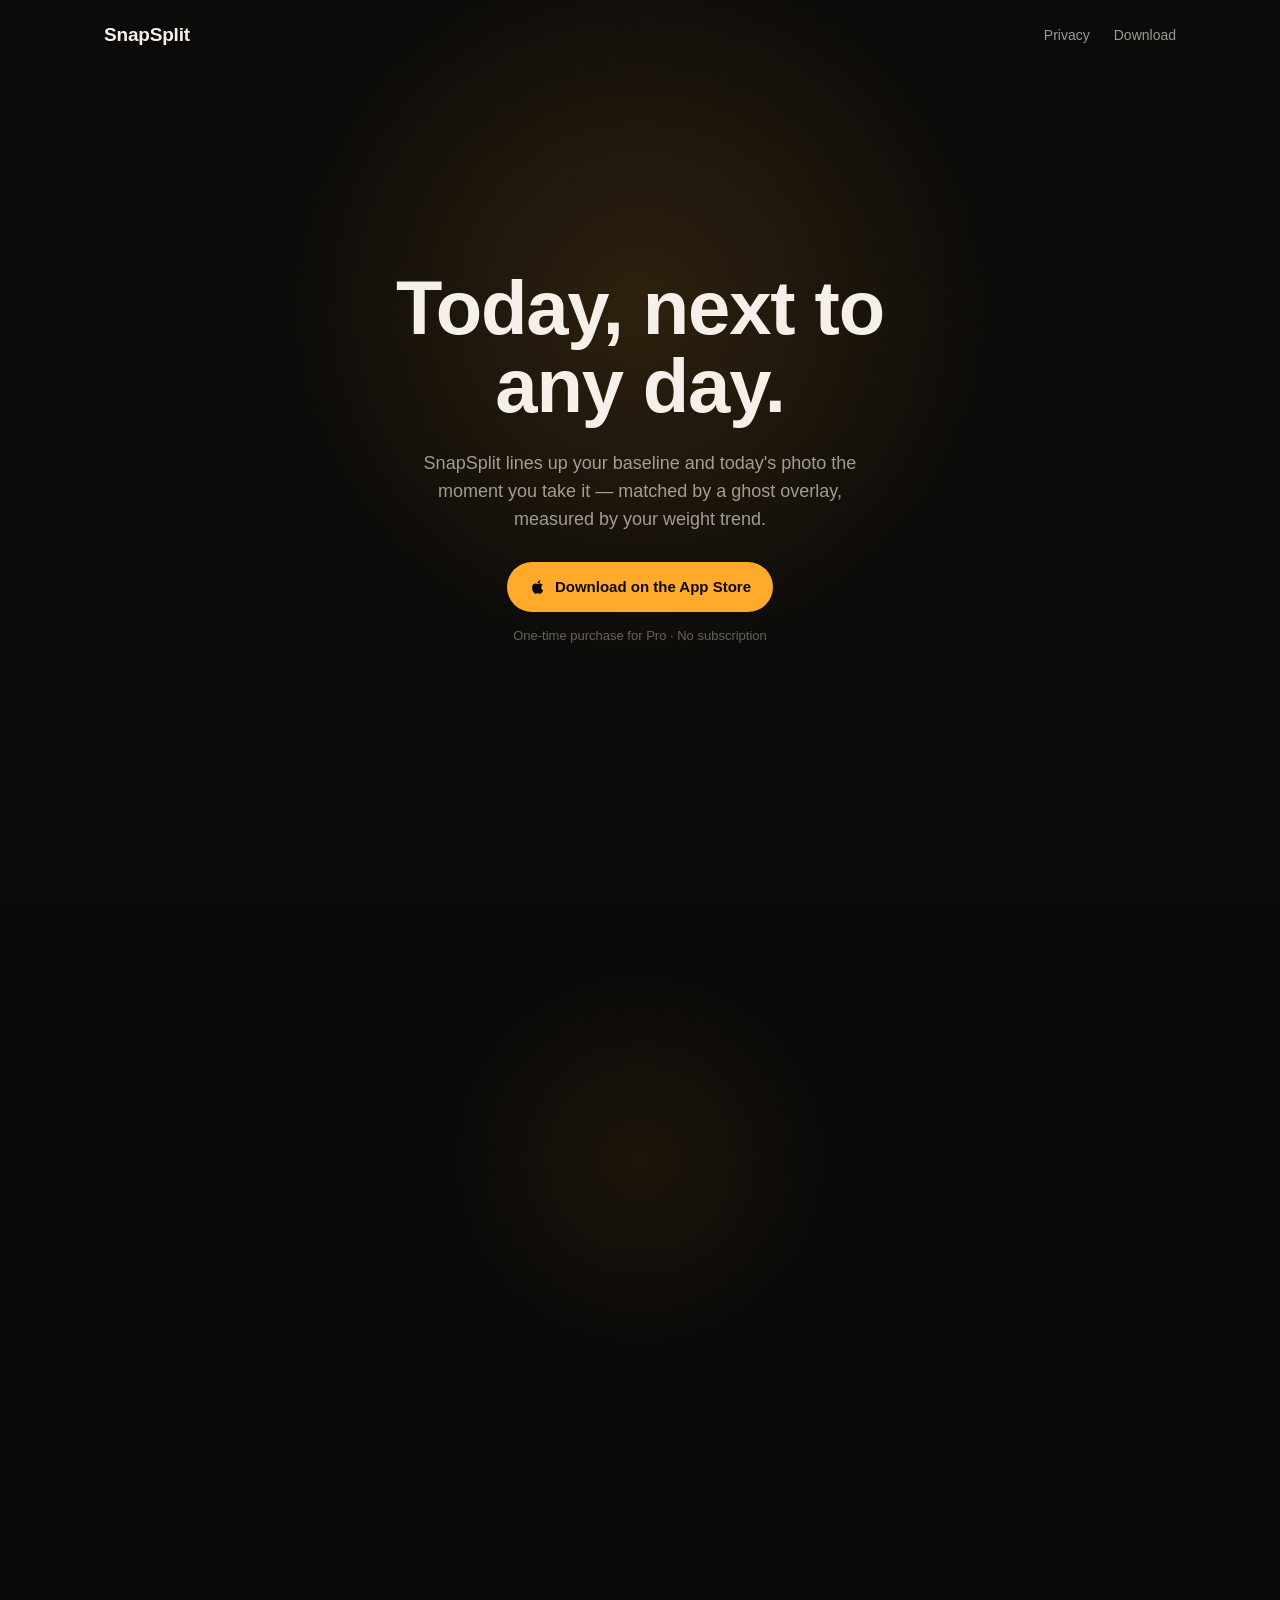
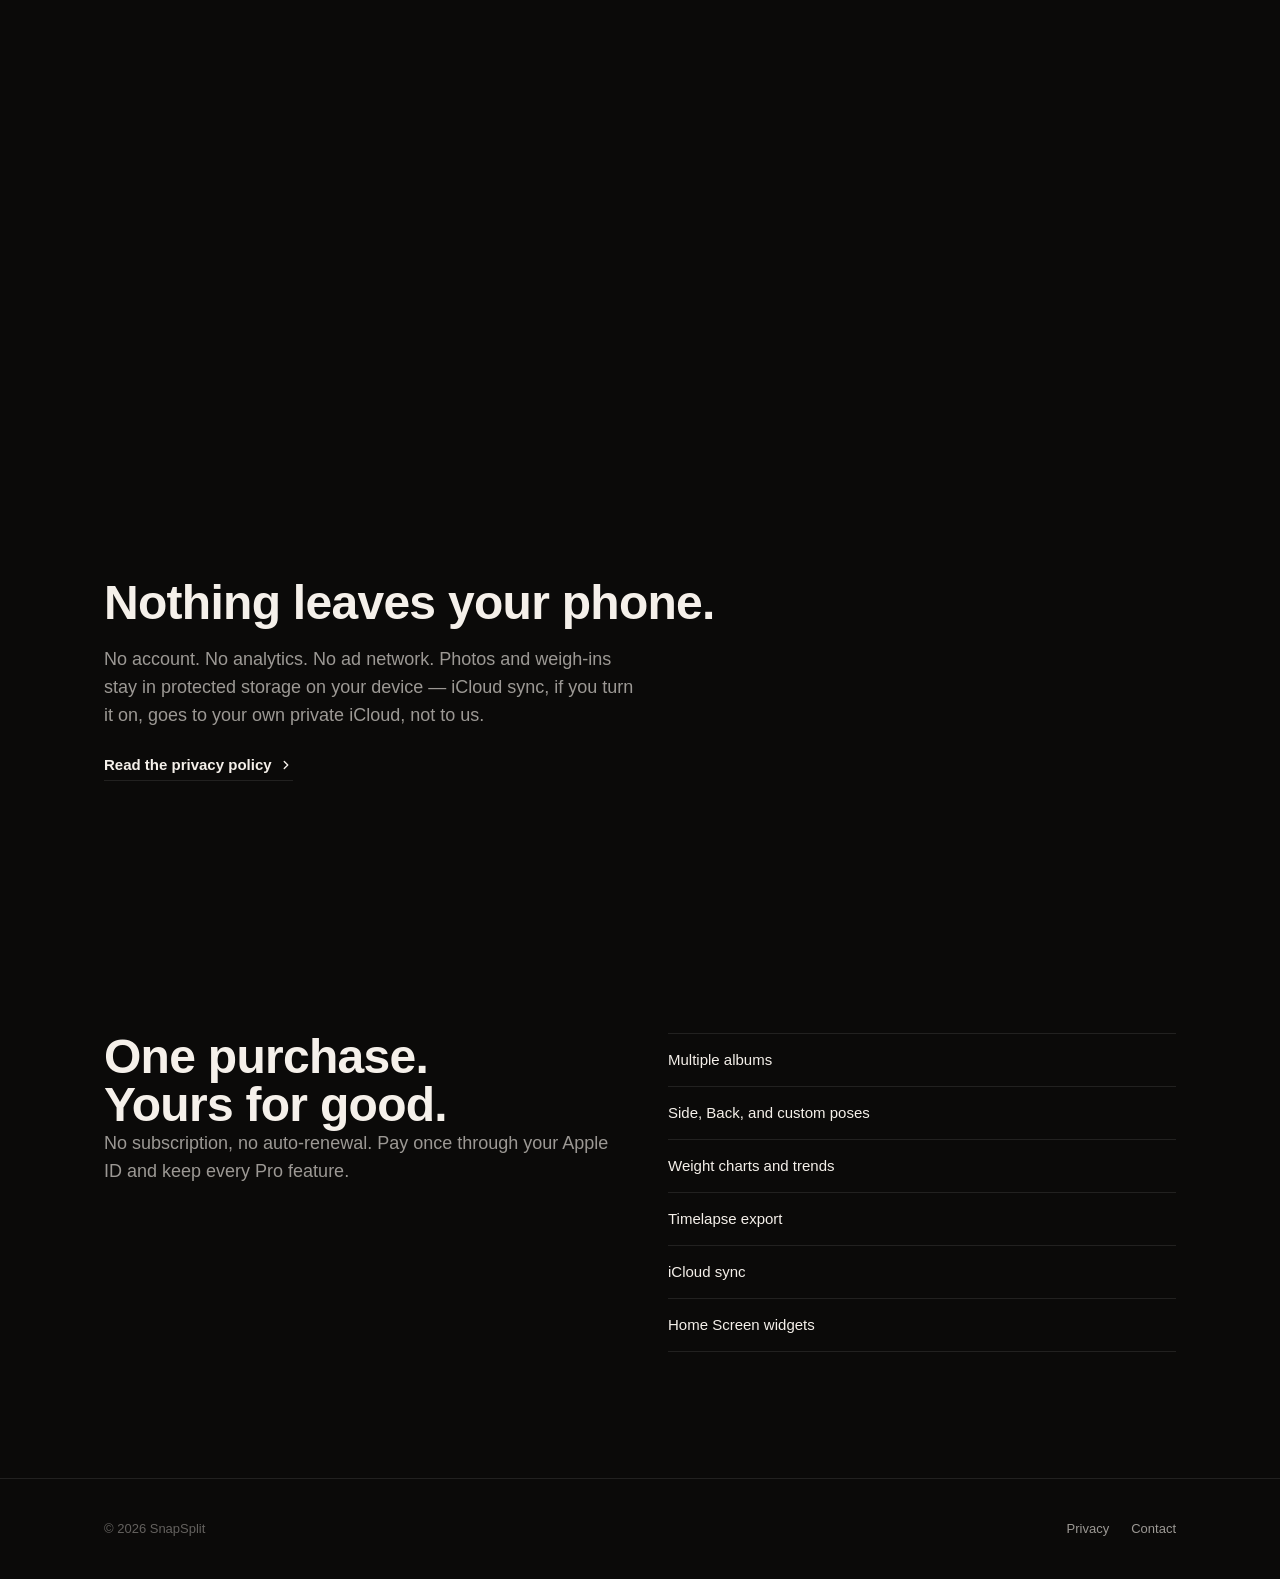
<file: index.html>
<!doctype html>
<html lang="en">
<head>
<meta charset="utf-8">
<meta name="viewport" content="width=device-width, initial-scale=1">
<title>SnapSplit</title>
<meta name="description" content="SnapSplit lines up your baseline and today's photo the moment you take it. No account, no analytics, kept entirely on your phone.">
<link rel="icon" type="image/png" sizes="32x32" href="favicon-32.png">
<link rel="icon" type="image/png" sizes="192x192" href="favicon-192.png">
<link rel="icon" type="image/png" sizes="512x512" href="favicon-512.png">
<link rel="apple-touch-icon" href="apple-touch-icon.png">
<meta name="apple-itunes-app" content="app-id=6822157909">
<link rel="stylesheet" href="styles.css">
</head>
<body>
<div class="ambient" aria-hidden="true"></div>

<nav class="nav" id="nav">
  <div class="container">
    <a class="wordmark" href="./">SnapSplit</a>
    <div class="nav-links">
      <a href="privacy.html">Privacy</a>
      <a href="https://apps.apple.com/us/app/snapsplit-progress-photos/id6822157909">Download</a>
    </div>
  </div>
</nav>

<header class="hero">
  <div class="container">
    <h1>Today, next to any day.</h1>
    <p class="lede">SnapSplit lines up your baseline and today's photo the moment you take it — matched by a ghost overlay, measured by your weight trend.</p>
    <a class="store-btn" href="https://apps.apple.com/us/app/snapsplit-progress-photos/id6822157909">
      <svg width="18" height="18" viewBox="0 0 24 24" fill="currentColor" aria-hidden="true"><path d="M16.37 12.6c-.02-2.3 1.88-3.4 1.96-3.46-1.07-1.56-2.73-1.78-3.32-1.8-1.41-.14-2.76.83-3.48.83-.72 0-1.82-.81-3-.79-1.54.02-2.96.9-3.76 2.27-1.6 2.78-.41 6.9 1.15 9.16.76 1.1 1.67 2.34 2.86 2.3 1.15-.05 1.58-.74 2.97-.74 1.38 0 1.78.74 2.99.72 1.24-.02 2.02-1.12 2.77-2.23.87-1.28 1.23-2.52 1.25-2.58-.03-.01-2.4-.92-2.42-3.65zM14.1 5.86c.63-.77 1.06-1.83.94-2.89-.91.04-2.02.61-2.67 1.37-.58.67-1.1 1.76-.96 2.8 1.02.08 2.06-.52 2.69-1.28z"/></svg>
      Download on the App Store
    </a>
    <p class="note">One-time purchase for Pro · No subscription</p>
  </div>
</header>

<section class="reveal" id="reveal">
  <div class="reveal-sticky">
    <div class="reveal-stage" id="stage">
      <div class="reveal-glow" id="glow"></div>
      <div class="rcard rcard-then" id="cardThen">
        <div class="rcard-fill"></div>
        <span class="rcard-tag">Then</span>
      </div>
      <div class="rcard rcard-now" id="cardNow">
        <div class="rcard-fill"></div>
        <span class="rcard-tag">Now</span>
      </div>
    </div>
    <div class="reveal-copy">
      <div class="reveal-phase" id="phase0">
        <h3>Start anywhere.</h3>
        <p>Tap any day on the calendar. That becomes your baseline — day one, last month, whenever you want to measure from.</p>
      </div>
      <div class="reveal-phase" id="phase1">
        <h3>Match it exactly.</h3>
        <p>A faint outline of your last photo sits on the live camera preview, so your framing lands the same way every time.</p>
      </div>
      <div class="reveal-phase" id="phase2">
        <h3>See what changed.</h3>
        <p>Baseline and today, side by side — with your 7-day weight average and the change since your baseline right above them.</p>
      </div>
    </div>
    <div class="reveal-progress" id="progress">
      <span></span><span></span><span></span>
    </div>
  </div>
</section>

<section class="plain" id="privacy">
  <div class="container">
    <div class="section-copy">
      <h2>Nothing leaves your phone.</h2>
      <p class="lede">No account. No analytics. No ad network. Photos and weigh-ins stay in protected storage on your device — iCloud sync, if you turn it on, goes to your own private iCloud, not to us.</p>
      <a class="chevron-link" href="privacy.html">
        Read the privacy policy
        <svg width="14" height="14" viewBox="0 0 24 24" fill="none" stroke="currentColor" stroke-width="2.4" stroke-linecap="round" stroke-linejoin="round"><path d="M9 6l6 6-6 6"/></svg>
      </a>
    </div>
  </div>
</section>

<section class="plain" id="pro">
  <div class="container">
    <div class="pro-grid">
      <div>
        <h2>One purchase.<br>Yours for good.</h2>
        <p class="lede">No subscription, no auto-renewal. Pay once through your Apple ID and keep every Pro feature.</p>
      </div>
      <ul class="pro-list">
        <li>Multiple albums</li>
        <li>Side, Back, and custom poses</li>
        <li>Weight charts and trends</li>
        <li>Timelapse export</li>
        <li>iCloud sync</li>
        <li>Home Screen widgets</li>
      </ul>
    </div>
  </div>
</section>

<footer>
  <div class="container">
    <span>&copy; 2026 SnapSplit</span>
    <div class="foot-links">
      <a href="privacy.html">Privacy</a>
      <a href="mailto:johnaasencio@gmail.com">Contact</a>
    </div>
  </div>
</footer>

<script src="main.js"></script>
<script>
/* Scroll-scrubbed deck: the section is pinned for 320vh of scroll, and
 * everything inside is driven purely by how far through that span the
 * user has scrolled — no scroll-triggered one-shot fades. Reduced-motion
 * users get a static resting layout instead (see styles.css). */
(function () {
  var prefersReduced = window.matchMedia('(prefers-reduced-motion: reduce)').matches;
  var reveal = document.getElementById('reveal');
  if (prefersReduced || !reveal) return;

  var cardThen = document.getElementById('cardThen');
  var cardNow = document.getElementById('cardNow');
  var glow = document.getElementById('glow');
  var phases = [document.getElementById('phase0'), document.getElementById('phase1'), document.getElementById('phase2')];
  var dots = document.querySelectorAll('#progress span');

  function lerp(a, b, t) { return a + (b - a) * t; }
  function clamp(v, lo, hi) { return Math.max(lo, Math.min(hi, v)); }
  // Remaps t from [inLo, inHi] to [0, 1], clamped — the building block for
  // "this property only moves during this slice of the scroll".
  function segment(t, inLo, inHi) { return clamp((t - inLo) / (inHi - inLo), 0, 1); }

  var ticking = false;

  function render() {
    ticking = false;
    var rect = reveal.getBoundingClientRect();
    var scrollable = rect.height - window.innerHeight;
    var progress = scrollable > 0 ? clamp(-rect.top / scrollable, 0, 1) : 0;

    // Three even acts: (0) baseline card takes the stage, (1) today's
    // card takes over, (2) both settle side by side as the real compare
    // layout, with the stat copy landing last.
    var a = segment(progress, 0.0, 0.36);
    var b = segment(progress, 0.30, 0.68);
    var c = segment(progress, 0.62, 1.0);

    // THEN card: enters large and centered, then slides left/shrinks
    // once NOW starts taking over, settling into its final "baseline"
    // slot on the left.
    var thenScale = lerp(1.05, 0.78, b);
    var thenX = lerp(0, -92, b);
    var thenY = lerp(0, 8, b);
    var thenRotate = lerp(-2, -6, b);
    var thenOpacity = lerp(0.0, 1, segment(progress, 0, 0.08));
    cardThen.style.transform = 'translate(-50%,-50%) translate(' + thenX + 'px,' + thenY + 'px) rotate(' + thenRotate + 'deg) scale(' + thenScale + ')';
    cardThen.style.opacity = thenOpacity;
    cardThen.style.zIndex = b < 0.5 ? 1 : 2;

    // NOW card: waits offstage-right, scales up to dominate during act
    // two, then settles into its final slot on the right, in front.
    var nowEnter = segment(progress, 0.24, 0.5);
    var nowSettle = segment(progress, 0.6, 0.9);
    var nowScale = lerp(0.7, 1.08, nowEnter) - lerp(0, 0.3, nowSettle);
    var nowX = lerp(140, 0, nowEnter) + lerp(0, 92, nowSettle);
    var nowY = lerp(30, 0, nowEnter) - lerp(0, 8, nowSettle);
    var nowRotate = lerp(6, 2, nowEnter) + lerp(0, 4, nowSettle);
    var nowOpacity = nowEnter;
    cardNow.style.transform = 'translate(-50%,-50%) translate(' + nowX + 'px,' + nowY + 'px) rotate(' + nowRotate + 'deg) scale(' + nowScale + ')';
    cardNow.style.opacity = nowOpacity;
    cardNow.style.zIndex = 3;

    glow.style.opacity = 0.5 + 0.5 * Math.sin(progress * Math.PI);
    glow.style.transform = 'translate(-50%,-50%) scale(' + lerp(0.85, 1.15, Math.sin(progress * Math.PI)) + ')';

    // Text gets its own, much narrower crossfade windows than the cards —
    // two paragraphs overlapping at 50% opacity reads as mush, whereas two
    // cards overlapping reads as a deck. Each phase fades in over ~6% of
    // scroll, holds, then (except the last) fades out over another ~8%.
    function textOpacity(fadeInStart, fullBy, fadeOutStart, fadeOutEnd) {
      var into = segment(progress, fadeInStart, fullBy);
      if (fadeOutEnd === undefined) return into;
      var outOf = 1 - segment(progress, fadeOutStart, fadeOutEnd);
      return Math.min(into, outOf);
    }
    var weights = [
      textOpacity(0.0, 0.06, 0.28, 0.36),
      textOpacity(0.32, 0.40, 0.60, 0.68),
      textOpacity(0.64, 0.72)
    ];
    phases.forEach(function (el, i) {
      var w = weights[i];
      el.style.opacity = w;
      el.style.transform = 'translateY(' + lerp(10, 0, w) + 'px)';
      el.style.pointerEvents = w > 0.5 ? 'auto' : 'none';
    });

    var activeIndex = weights.indexOf(Math.max.apply(null, weights));
    dots.forEach(function (d, i) { d.classList.toggle('active', i === activeIndex); });
  }

  function onScroll() {
    if (!ticking) {
      ticking = true;
      requestAnimationFrame(render);
    }
  }

  window.addEventListener('scroll', onScroll, { passive: true });
  window.addEventListener('resize', onScroll);
  render();
})();
</script>

</body>
</html>
</file>
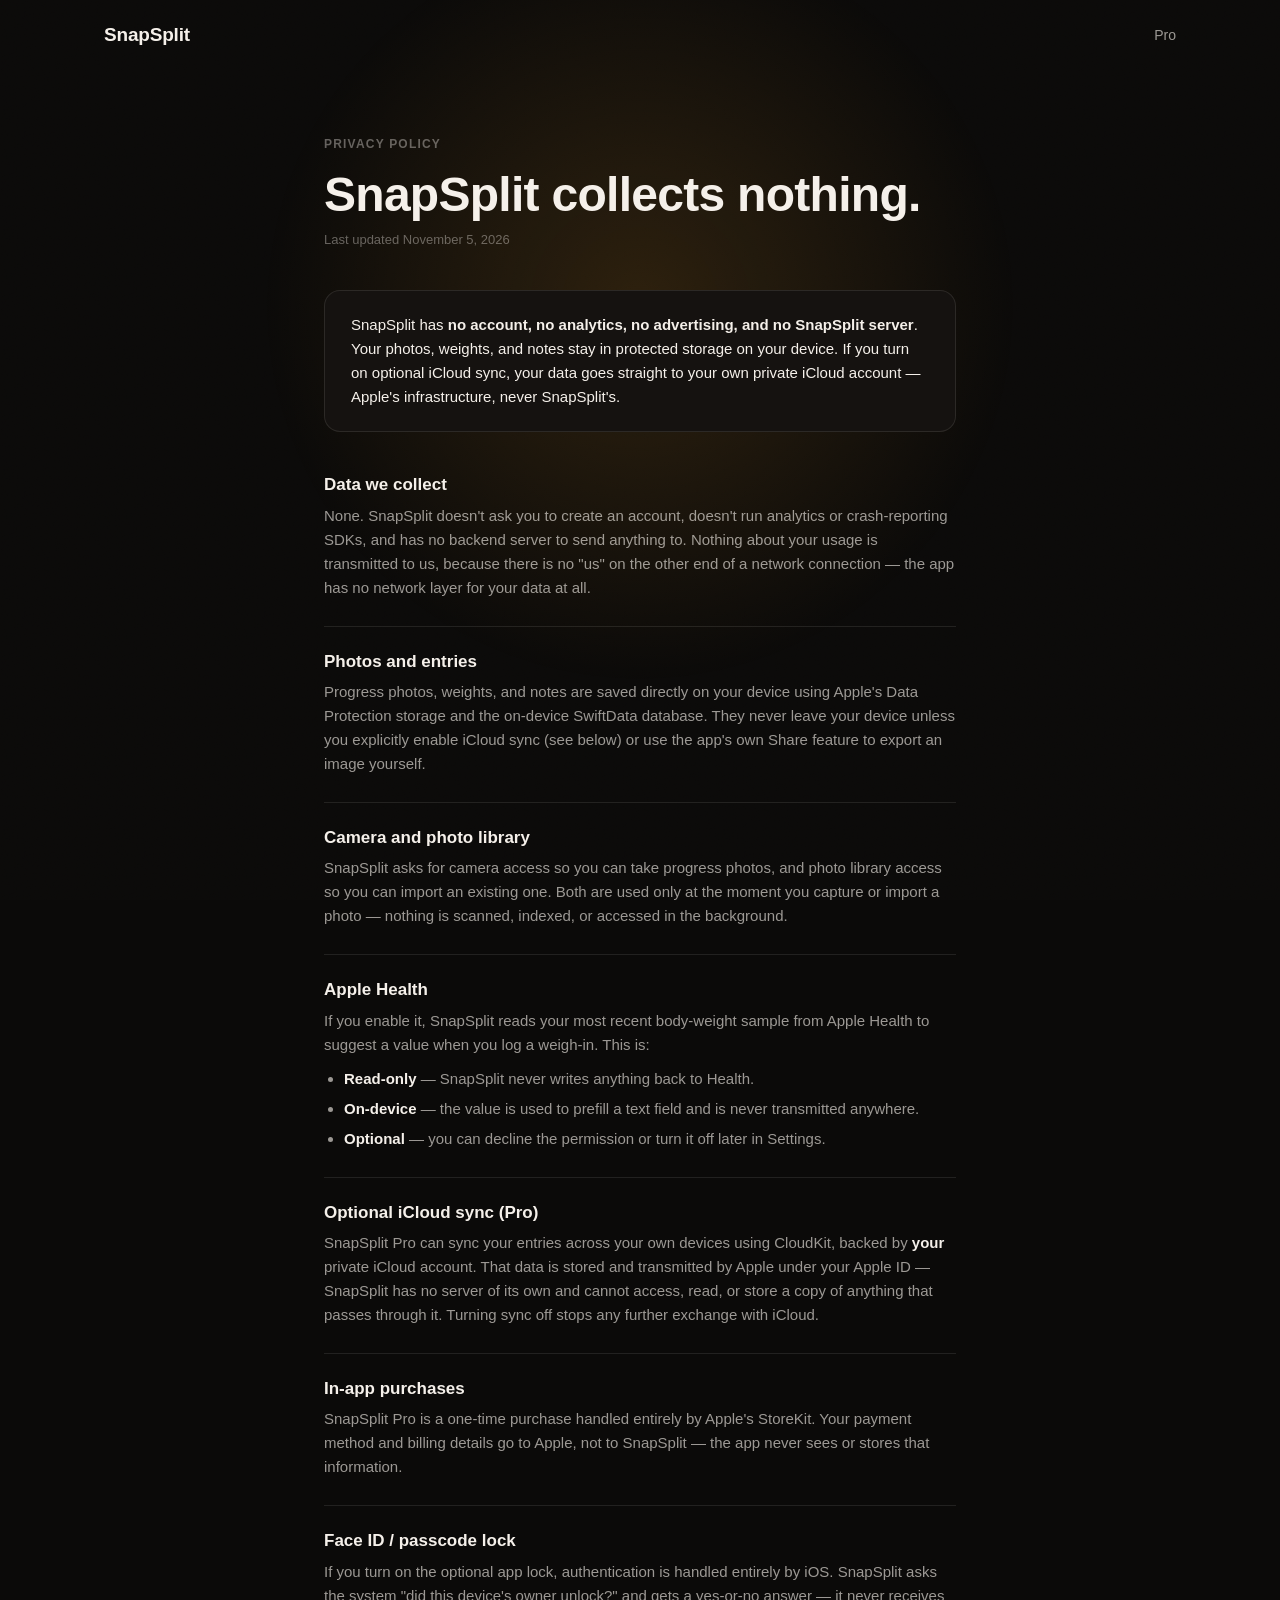
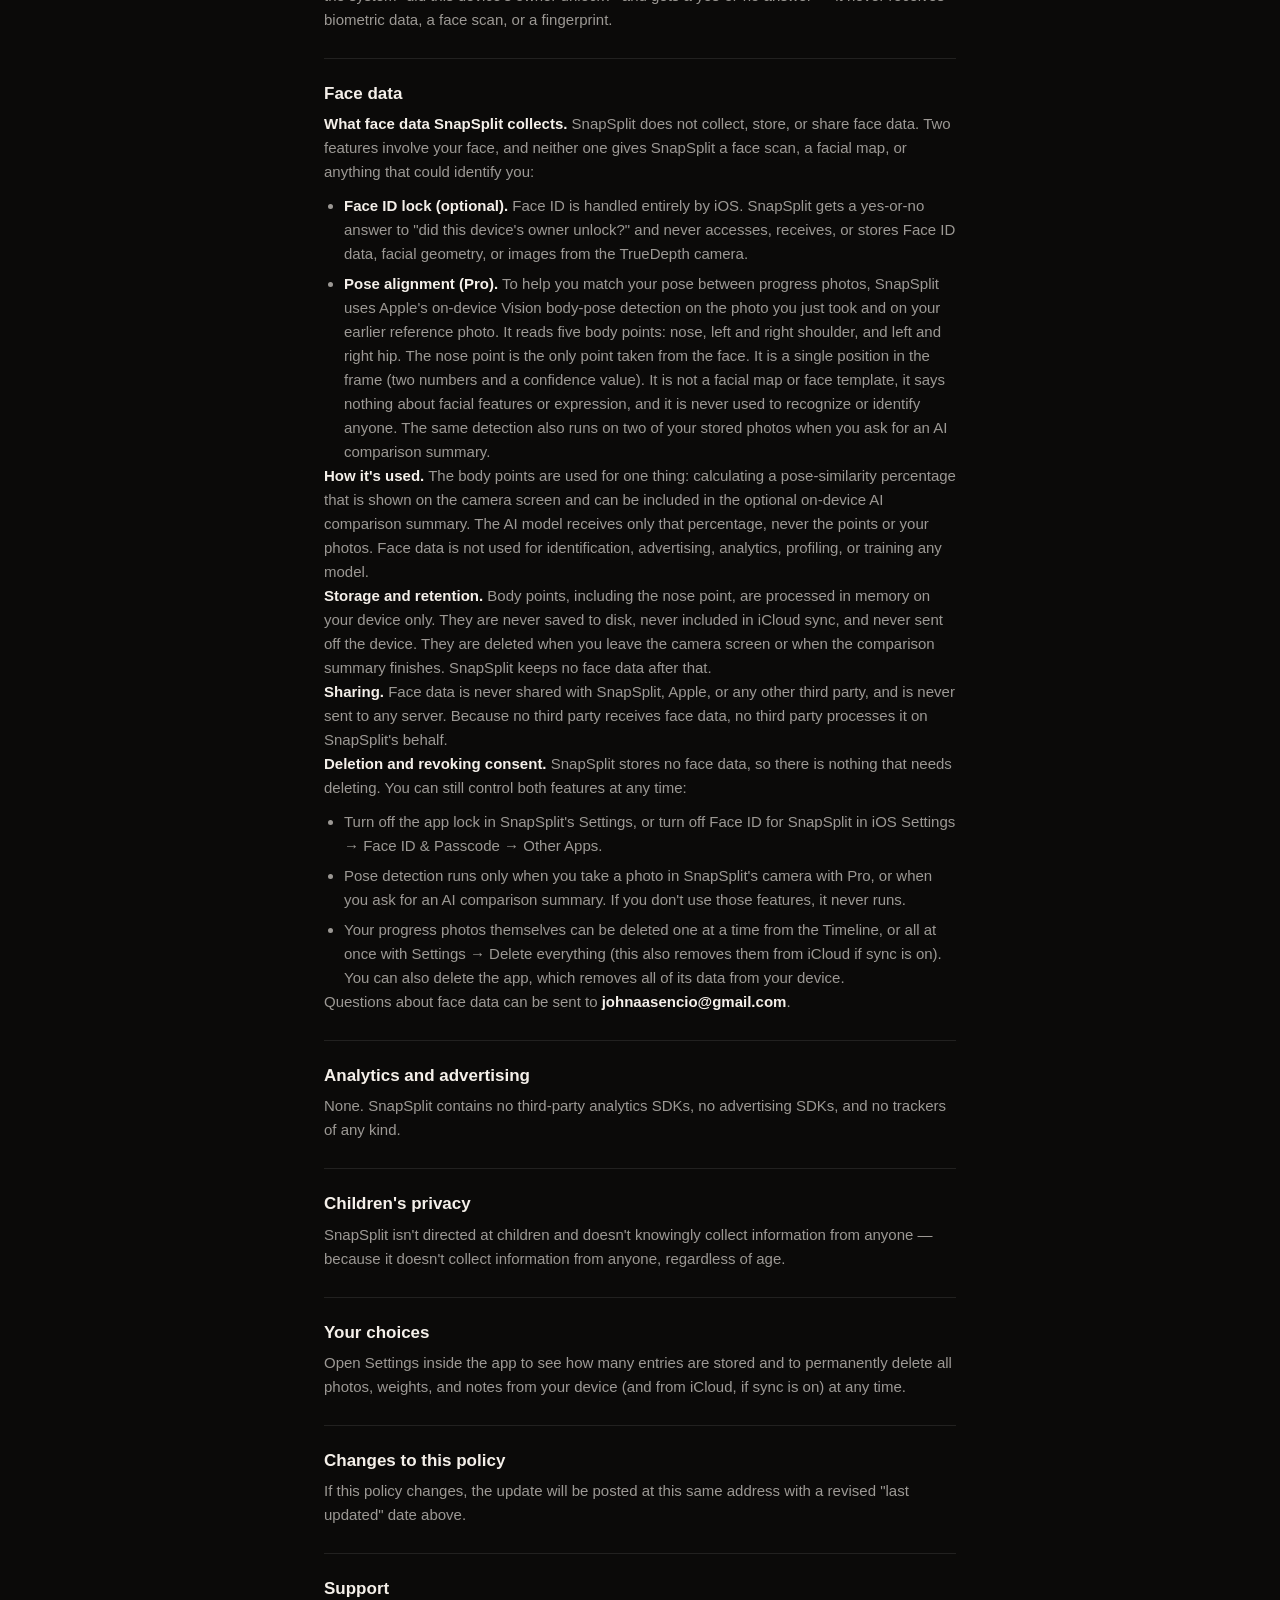
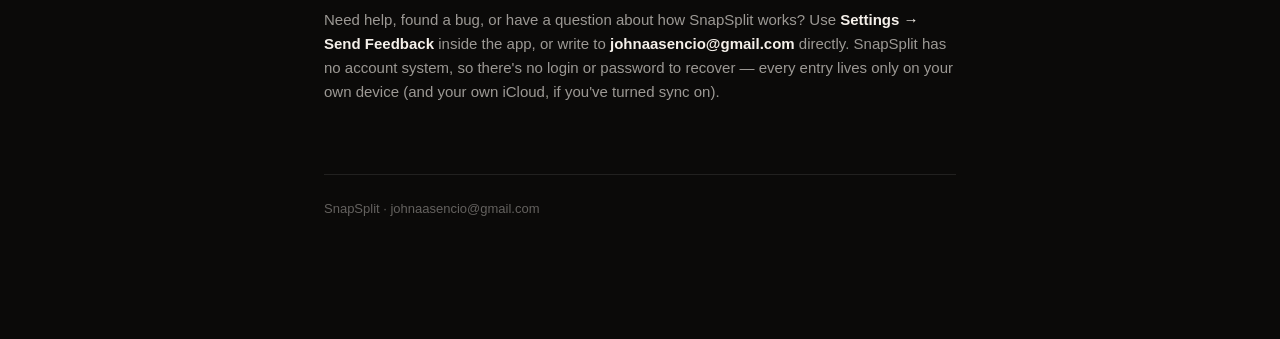
<file: privacy.html>
<!doctype html>
<html lang="en">
<head>
<meta charset="utf-8">
<meta name="viewport" content="width=device-width, initial-scale=1">
<title>Privacy Policy — SnapSplit</title>
<meta name="description" content="SnapSplit's privacy policy: on-device only, no accounts, no analytics, no ads, no SnapSplit server.">
<link rel="icon" type="image/png" sizes="32x32" href="favicon-32.png">
<link rel="icon" type="image/png" sizes="192x192" href="favicon-192.png">
<link rel="icon" type="image/png" sizes="512x512" href="favicon-512.png">
<link rel="apple-touch-icon" href="apple-touch-icon.png">
<link rel="stylesheet" href="styles.css">
<style>
  .doc { max-width: 680px; margin: 0 auto; padding: 64px 24px 120px; position: relative; z-index: 2; }
  .doc .eyebrow {
    display: block;
    margin-bottom: 16px;
    font-size: 12px;
    font-weight: 600;
    letter-spacing: 0.1em;
    text-transform: uppercase;
    color: var(--text-tertiary);
  }
  .doc h1 { font-size: clamp(32px, 6vw, 48px); margin-bottom: 8px; }
  .doc .updated { font-size: 13px; color: var(--text-tertiary); margin: 10px 0 40px; }
  .summary {
    background: var(--surface);
    border: 1px solid var(--hairline);
    border-radius: 16px;
    padding: 22px 26px;
    margin-bottom: 44px;
  }
  .summary p { color: var(--text); max-width: none; }
  .summary strong { color: var(--accent); }
  .doc section { padding: 26px 0; border-top: 1px solid var(--hairline); }
  .doc section:first-of-type { border-top: none; padding-top: 0; }
  .doc h2 { font-size: 17px; font-weight: 700; font-stretch: normal; margin-bottom: 10px; letter-spacing: 0; }
  .doc p, .doc li { font-size: 15px; max-width: none; }
  .doc ul { margin: 10px 0 0; padding-left: 20px; color: var(--text-secondary); }
  .doc li + li { margin-top: 6px; }
  .doc strong { color: var(--text); font-weight: 600; }
  .doc-footer { margin-top: 44px; padding-top: 24px; border-top: 1px solid var(--hairline); font-size: 13px; color: var(--text-tertiary); }
</style>
</head>
<body>
<div class="ambient" aria-hidden="true"></div>

<nav class="nav" id="nav">
  <div class="container">
    <a class="wordmark" href="./">SnapSplit</a>
    <div class="nav-links">
      <a href="./#pro">Pro</a>
    </div>
  </div>
</nav>

<div class="doc">
  <span class="eyebrow">Privacy Policy</span>
  <h1>SnapSplit collects nothing.</h1>
  <p class="updated">Last updated November 5, 2026</p>

  <div class="summary">
    <p>SnapSplit has <strong>no account, no analytics, no advertising, and no SnapSplit server</strong>. Your photos, weights, and notes stay in protected storage on your device. If you turn on optional iCloud sync, your data goes straight to your own private iCloud account — Apple's infrastructure, never SnapSplit's.</p>
  </div>

  <section>
    <h2>Data we collect</h2>
    <p>None. SnapSplit doesn't ask you to create an account, doesn't run analytics or crash-reporting SDKs, and has no backend server to send anything to. Nothing about your usage is transmitted to us, because there is no "us" on the other end of a network connection — the app has no network layer for your data at all.</p>
  </section>

  <section>
    <h2>Photos and entries</h2>
    <p>Progress photos, weights, and notes are saved directly on your device using Apple's Data Protection storage and the on-device SwiftData database. They never leave your device unless you explicitly enable iCloud sync (see below) or use the app's own Share feature to export an image yourself.</p>
  </section>

  <section>
    <h2>Camera and photo library</h2>
    <p>SnapSplit asks for camera access so you can take progress photos, and photo library access so you can import an existing one. Both are used only at the moment you capture or import a photo — nothing is scanned, indexed, or accessed in the background.</p>
  </section>

  <section>
    <h2>Apple Health</h2>
    <p>If you enable it, SnapSplit reads your most recent body-weight sample from Apple Health to suggest a value when you log a weigh-in. This is:</p>
    <ul>
      <li><strong>Read-only</strong> — SnapSplit never writes anything back to Health.</li>
      <li><strong>On-device</strong> — the value is used to prefill a text field and is never transmitted anywhere.</li>
      <li><strong>Optional</strong> — you can decline the permission or turn it off later in Settings.</li>
    </ul>
  </section>

  <section>
    <h2>Optional iCloud sync (Pro)</h2>
    <p>SnapSplit Pro can sync your entries across your own devices using CloudKit, backed by <strong>your</strong> private iCloud account. That data is stored and transmitted by Apple under your Apple ID — SnapSplit has no server of its own and cannot access, read, or store a copy of anything that passes through it. Turning sync off stops any further exchange with iCloud.</p>
  </section>

  <section>
    <h2>In-app purchases</h2>
    <p>SnapSplit Pro is a one-time purchase handled entirely by Apple's StoreKit. Your payment method and billing details go to Apple, not to SnapSplit — the app never sees or stores that information.</p>
  </section>

  <section>
    <h2>Face ID / passcode lock</h2>
    <p>If you turn on the optional app lock, authentication is handled entirely by iOS. SnapSplit asks the system "did this device's owner unlock?" and gets a yes-or-no answer — it never receives biometric data, a face scan, or a fingerprint.</p>
  </section>

  <section id="face-data">
    <h2>Face data</h2>
    <p><strong>What face data SnapSplit collects.</strong> SnapSplit does not collect, store, or share face data. Two features involve your face, and neither one gives SnapSplit a face scan, a facial map, or anything that could identify you:</p>
    <ul>
      <li><strong>Face ID lock (optional).</strong> Face ID is handled entirely by iOS. SnapSplit gets a yes-or-no answer to "did this device's owner unlock?" and never accesses, receives, or stores Face ID data, facial geometry, or images from the TrueDepth camera.</li>
      <li><strong>Pose alignment (Pro).</strong> To help you match your pose between progress photos, SnapSplit uses Apple's on-device Vision body-pose detection on the photo you just took and on your earlier reference photo. It reads five body points: nose, left and right shoulder, and left and right hip. The nose point is the only point taken from the face. It is a single position in the frame (two numbers and a confidence value). It is not a facial map or face template, it says nothing about facial features or expression, and it is never used to recognize or identify anyone. The same detection also runs on two of your stored photos when you ask for an AI comparison summary.</li>
    </ul>
    <p><strong>How it's used.</strong> The body points are used for one thing: calculating a pose-similarity percentage that is shown on the camera screen and can be included in the optional on-device AI comparison summary. The AI model receives only that percentage, never the points or your photos. Face data is not used for identification, advertising, analytics, profiling, or training any model.</p>
    <p><strong>Storage and retention.</strong> Body points, including the nose point, are processed in memory on your device only. They are never saved to disk, never included in iCloud sync, and never sent off the device. They are deleted when you leave the camera screen or when the comparison summary finishes. SnapSplit keeps no face data after that.</p>
    <p><strong>Sharing.</strong> Face data is never shared with SnapSplit, Apple, or any other third party, and is never sent to any server. Because no third party receives face data, no third party processes it on SnapSplit's behalf.</p>
    <p><strong>Deletion and revoking consent.</strong> SnapSplit stores no face data, so there is nothing that needs deleting. You can still control both features at any time:</p>
    <ul>
      <li>Turn off the app lock in SnapSplit's Settings, or turn off Face ID for SnapSplit in iOS Settings &rarr; Face ID &amp; Passcode &rarr; Other Apps.</li>
      <li>Pose detection runs only when you take a photo in SnapSplit's camera with Pro, or when you ask for an AI comparison summary. If you don't use those features, it never runs.</li>
      <li>Your progress photos themselves can be deleted one at a time from the Timeline, or all at once with Settings &rarr; Delete everything (this also removes them from iCloud if sync is on). You can also delete the app, which removes all of its data from your device.</li>
    </ul>
    <p>Questions about face data can be sent to <strong>johnaasencio@gmail.com</strong>.</p>
  </section>

  <section>
    <h2>Analytics and advertising</h2>
    <p>None. SnapSplit contains no third-party analytics SDKs, no advertising SDKs, and no trackers of any kind.</p>
  </section>

  <section>
    <h2>Children's privacy</h2>
    <p>SnapSplit isn't directed at children and doesn't knowingly collect information from anyone — because it doesn't collect information from anyone, regardless of age.</p>
  </section>

  <section>
    <h2>Your choices</h2>
    <p>Open Settings inside the app to see how many entries are stored and to permanently delete all photos, weights, and notes from your device (and from iCloud, if sync is on) at any time.</p>
  </section>

  <section>
    <h2>Changes to this policy</h2>
    <p>If this policy changes, the update will be posted at this same address with a revised "last updated" date above.</p>
  </section>

  <section>
    <h2>Support</h2>
    <p>Need help, found a bug, or have a question about how SnapSplit works? Use <strong>Settings &rarr; Send Feedback</strong> inside the app, or write to <strong>johnaasencio@gmail.com</strong> directly. SnapSplit has no account system, so there's no login or password to recover — every entry lives only on your own device (and your own iCloud, if you've turned sync on).</p>
  </section>

  <div class="doc-footer">SnapSplit &middot; johnaasencio@gmail.com</div>
</div>

<script src="main.js"></script>
</body>
</html>
</file>
<file: styles.css>
/* SnapSplit — shared site styles
   Tokens pulled directly from SSColors.swift ("Safelight"): a warm,
   near-black room with one amber lamp left burning, and a cool, fixed
   counter-tone for whatever's being measured against.

   Type is a single system stack, split into two voices by weight/width
   only — the same approach as SSTypography.swift (compressed+heavy for
   structure, plain+regular for reading), not two paired webfonts. On an
   Apple device this renders actual San Francisco. */

:root {
  --bg: #0b0a09;
  --surface: #151210;
  --surface-elevated: #221e1a;
  --text: #f5f0ea;
  --text-secondary: rgba(245, 240, 234, 0.62);
  --text-tertiary: rgba(245, 240, 234, 0.38);
  --hairline: rgba(245, 240, 234, 0.1);
  --accent: #ffaa2b;
  --accent-wash: rgba(255, 170, 43, 0.14);
  --on-accent: #0b0a09;
  --archive: #9aaab5;
  --archive-wash: rgba(154, 170, 181, 0.16);

  --font: -apple-system, BlinkMacSystemFont, "SF Pro Display", "Segoe UI", Roboto, sans-serif;
  --container: 1120px;
  --ease: cubic-bezier(0.16, 1, 0.3, 1);
  --ambient-y: 34%;
}

* { box-sizing: border-box; }
html { color-scheme: dark; scroll-behavior: smooth; }

body {
  margin: 0;
  background: var(--bg);
  color: var(--text);
  font-family: var(--font);
  font-size: 16px;
  line-height: 1.6;
  -webkit-font-smoothing: antialiased;
}

body::before {
  content: "";
  position: fixed;
  inset: 0;
  pointer-events: none;
  z-index: 1;
  opacity: 0.05;
  mix-blend-mode: overlay;
  background-image: url("data:image/svg+xml,%3Csvg xmlns='http://www.w3.org/2000/svg' width='120' height='120'%3E%3Cfilter id='n'%3E%3CfeTurbulence type='fractalNoise' baseFrequency='0.9' numOctaves='2' stitchTiles='stitch'/%3E%3C/filter%3E%3Crect width='100%25' height='100%25' filter='url(%23n)'/%3E%3C/svg%3E");
}

/* The one lamp: a soft warm glow, fixed to the viewport, whose vertical
   position (--ambient-y) main.js updates on scroll — it drifts down the
   page with you rather than sitting still, which is the whole "feeling
   of travel" the flat dark ground was missing on its own. */
.ambient {
  position: fixed;
  inset: 0;
  z-index: 0;
  pointer-events: none;
  background: radial-gradient(60vh circle at 50% var(--ambient-y), var(--accent-wash) 0%, transparent 70%);
}

img { max-width: 100%; display: block; }
a { color: inherit; }
:focus-visible { outline: 2px solid var(--accent); outline-offset: 3px; }

.container {
  max-width: var(--container);
  margin: 0 auto;
  padding: 0 24px;
}

/* ---------- Type ---------- */

h1, h2, h3 {
  font-family: var(--font);
  font-weight: 800;
  font-stretch: condensed;
  letter-spacing: -0.015em;
  line-height: 1.02;
  margin: 0;
}
h1 { font-size: clamp(40px, 6.4vw, 76px); font-weight: 900; }
h2 { font-size: clamp(30px, 4.2vw, 48px); }
h3 { font-size: 24px; }

p { margin: 0; color: var(--text-secondary); max-width: 54ch; }
.lede { font-size: 18px; line-height: 1.55; color: var(--text-secondary); }

/* ---------- Nav ---------- */

.nav {
  position: sticky;
  top: 0;
  z-index: 10;
  padding: 20px 0;
  transition: background-color 0.3s var(--ease), border-color 0.3s var(--ease);
  border-bottom: 1px solid transparent;
}
.nav.scrolled {
  background: rgba(11, 10, 9, 0.72);
  backdrop-filter: blur(16px) saturate(140%);
  -webkit-backdrop-filter: blur(16px) saturate(140%);
  border-bottom-color: var(--hairline);
}
.nav .container { display: flex; align-items: center; justify-content: space-between; }
.wordmark {
  font-family: var(--font);
  font-weight: 800;
  font-stretch: condensed;
  font-size: 19px;
  letter-spacing: -0.01em;
  text-decoration: none;
  color: var(--text);
}
.nav-links { display: flex; gap: 24px; font-size: 14px; color: var(--text-secondary); }
.nav-links a { text-decoration: none; }
.nav-links a:hover { color: var(--text); }

/* ---------- Hero ---------- */

.hero { position: relative; z-index: 2; padding: 22vh 0 14vh; text-align: center; }
.hero .container { display: flex; flex-direction: column; align-items: center; }
.hero h1 { max-width: 15ch; margin: 0 auto 26px; }
.hero .lede { max-width: 46ch; margin: 0 auto 28px; }
.hero .note { font-size: 13px; color: var(--text-tertiary); margin-top: 14px; }

.store-btn {
  display: inline-flex; align-items: center; gap: 8px;
  padding: 13px 22px; border-radius: 999px;
  background: var(--accent); color: var(--on-accent);
  font-size: 15px; font-weight: 600; text-decoration: none;
  transition: box-shadow 0.2s var(--ease), filter 0.2s var(--ease);
}
.store-btn:hover { filter: brightness(1.08); box-shadow: 0 8px 28px var(--accent-wash); }

.hero h1, .hero .lede, .hero .store-btn, .hero .note {
  opacity: 0;
  transform: translateY(16px);
  animation: rise 1s var(--ease) both;
}
.hero .lede { animation-delay: 0.1s; }
.hero .store-btn { animation-delay: 0.2s; }
.hero .note { animation-delay: 0.3s; }

@keyframes rise {
  to { opacity: 1; transform: translateY(0); }
}

/* ---------- Scroll-linked reveal ---------- */

.reveal { height: 320vh; position: relative; z-index: 2; }
.reveal-sticky {
  position: sticky;
  top: 0;
  height: 100vh;
  overflow: hidden;
  display: flex;
  flex-direction: column;
  align-items: center;
  justify-content: center;
}

.reveal-stage {
  position: relative;
  width: 100%;
  max-width: 720px;
  height: 420px;
  display: flex;
  align-items: center;
  justify-content: center;
}
.reveal-glow {
  position: absolute;
  top: 50%;
  left: 50%;
  width: 480px;
  height: 480px;
  border-radius: 50%;
  background: radial-gradient(circle, var(--accent-wash) 0%, transparent 70%);
  pointer-events: none;
  /* JS sets the full `transform` (translate(-50%,-50%) scale(...)) on
     scroll; this is just the resting value before JS first runs. */
  transform: translate(-50%, -50%);
}
.rcard {
  position: absolute;
  top: 50%;
  left: 50%;
  width: 240px;
  height: 320px;
  border-radius: 20px;
  background: var(--surface);
  box-shadow: 0 30px 60px -20px rgba(0, 0, 0, 0.6);
  will-change: transform, opacity;
}
.rcard-fill { position: absolute; inset: 0; border-radius: 20px; opacity: 0.55; }
.rcard-then { border: 1px solid rgba(154, 170, 181, 0.4); }
.rcard-then .rcard-fill { background: linear-gradient(160deg, rgba(154, 170, 181, 0.16), transparent 60%); }
.rcard-now { border: 1px solid rgba(255, 170, 43, 0.55); }
.rcard-now .rcard-fill { background: linear-gradient(160deg, rgba(255, 170, 43, 0.18), transparent 60%); }
.rcard-tag {
  position: absolute;
  top: 14px;
  left: 14px;
  font-size: 10px;
  font-weight: 700;
  letter-spacing: 0.12em;
  text-transform: uppercase;
  padding: 5px 9px;
  border-radius: 7px;
  background: rgba(11, 10, 9, 0.62);
}
.rcard-then .rcard-tag { color: var(--archive); }
.rcard-now .rcard-tag { color: var(--accent); }

/* width:100% (not just max-width) matters here: every child is
   position:absolute, so this box has no in-flow content to size itself
   by and would otherwise collapse toward zero width. */
.reveal-copy { position: relative; width: 100%; margin-top: 44px; text-align: center; max-width: 480px; min-height: 84px; padding: 0 24px; }
.reveal-copy h3 { margin-bottom: 10px; }
.reveal-copy p { margin: 0 auto; }
.reveal-phase {
  position: absolute;
  left: 0;
  right: 0;
  top: 0;
  opacity: 0;
  will-change: opacity, transform;
}
.reveal-progress {
  position: absolute;
  bottom: 6vh;
  left: 50%;
  transform: translateX(-50%);
  display: flex;
  gap: 8px;
}
.reveal-progress span {
  width: 6px;
  height: 6px;
  border-radius: 50%;
  background: var(--hairline);
  transition: background-color 0.3s;
}
.reveal-progress span.active { background: var(--accent); }

/* ---------- Sections ---------- */

section.plain { position: relative; z-index: 2; padding: 14vh 0; }
.section-copy { max-width: 640px; }
.section-copy h2 { margin-bottom: 18px; }
.section-copy .lede { margin-bottom: 22px; }

.chevron-link {
  display: inline-flex;
  align-items: center;
  gap: 7px;
  color: var(--text);
  text-decoration: none;
  font-weight: 600;
  font-size: 15px;
  border-bottom: 1px solid var(--hairline);
  padding-bottom: 3px;
}
.chevron-link svg { transition: transform 0.2s var(--ease); }
.chevron-link:hover { border-color: var(--accent); color: var(--accent); }
.chevron-link:hover svg { transform: translateX(3px); }

/* ---------- Pro ---------- */

.pro-grid { display: grid; grid-template-columns: 1fr 1fr; gap: 56px; align-items: start; }
.pro-list { list-style: none; margin: 0; padding: 0; }
.pro-list li {
  padding: 14px 0;
  border-top: 1px solid var(--hairline);
  color: var(--text);
  font-size: 15px;
}
.pro-list li:last-child { border-bottom: 1px solid var(--hairline); }

/* ---------- Footer ---------- */

footer { border-top: 1px solid var(--hairline); padding: 40px 0; position: relative; z-index: 2; }
footer .container {
  display: flex;
  flex-wrap: wrap;
  justify-content: space-between;
  align-items: center;
  gap: 16px;
  font-size: 13px;
  color: var(--text-tertiary);
}
footer .foot-links { display: flex; gap: 22px; }
footer a { text-decoration: none; color: var(--text-secondary); }
footer a:hover { color: var(--accent); }

/* ---------- Responsive ---------- */

@media (max-width: 720px) {
  .pro-grid { grid-template-columns: 1fr; gap: 32px; }
  .reveal-stage { height: 340px; }
  .rcard { width: 190px; height: 254px; }
}

/* ---------- Reduced motion: skip the scrub, show the resting state ---------- */

@media (prefers-reduced-motion: reduce) {
  html { scroll-behavior: auto; }
  .hero h1, .hero .lede, .hero .store-btn, .hero .note { opacity: 1; transform: none; animation: none; }
  .reveal { height: auto; }
  .reveal-sticky { position: relative; height: auto; padding: 10vh 0; }
  .reveal-stage {
    position: relative;
    height: auto;
    display: flex;
    gap: 20px;
    flex-wrap: wrap;
    margin-bottom: 40px;
  }
  .rcard { position: relative; top: auto; left: auto; transform: none !important; }
  .reveal-glow { display: none; }
  .reveal-copy { position: relative; margin-top: 0; }
  .reveal-phase {
    position: relative;
    opacity: 1 !important;
    transform: none !important;
    margin-bottom: 36px;
  }
  .reveal-progress { display: none; }
}
</file>
